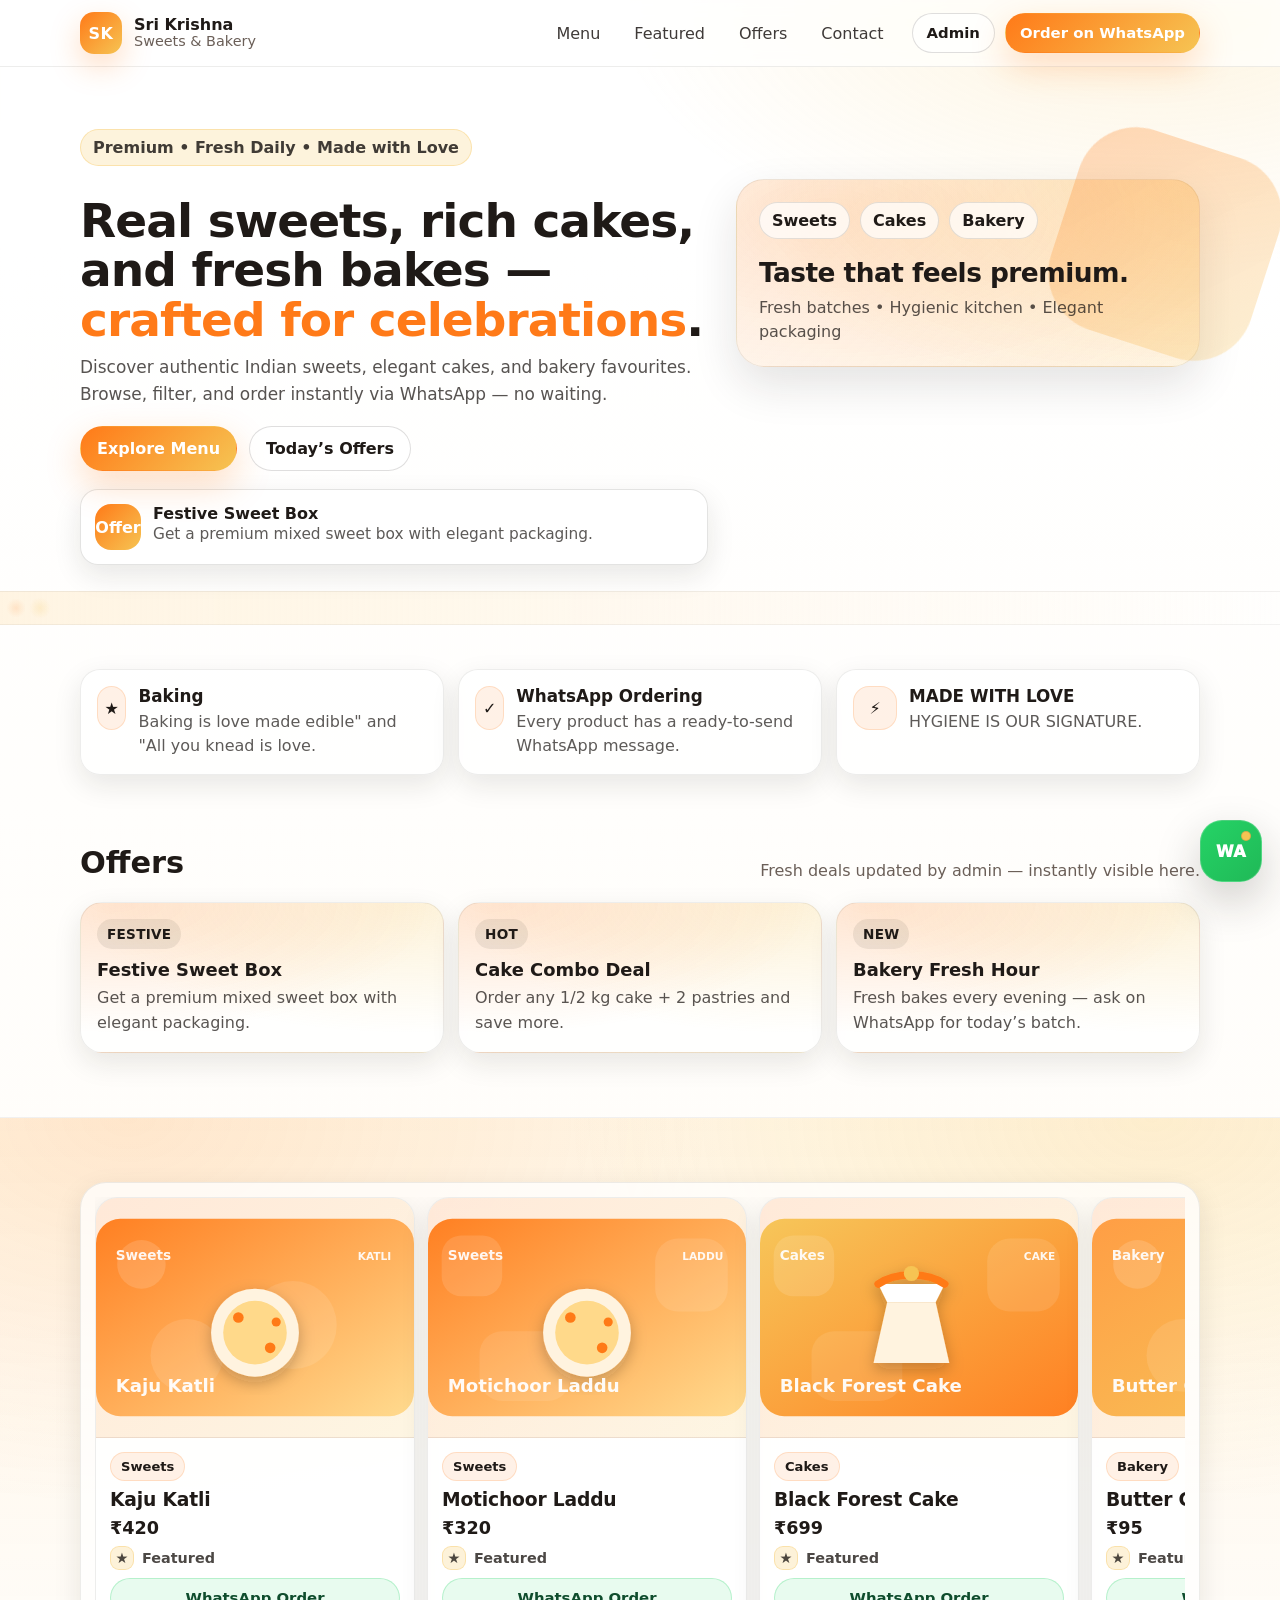
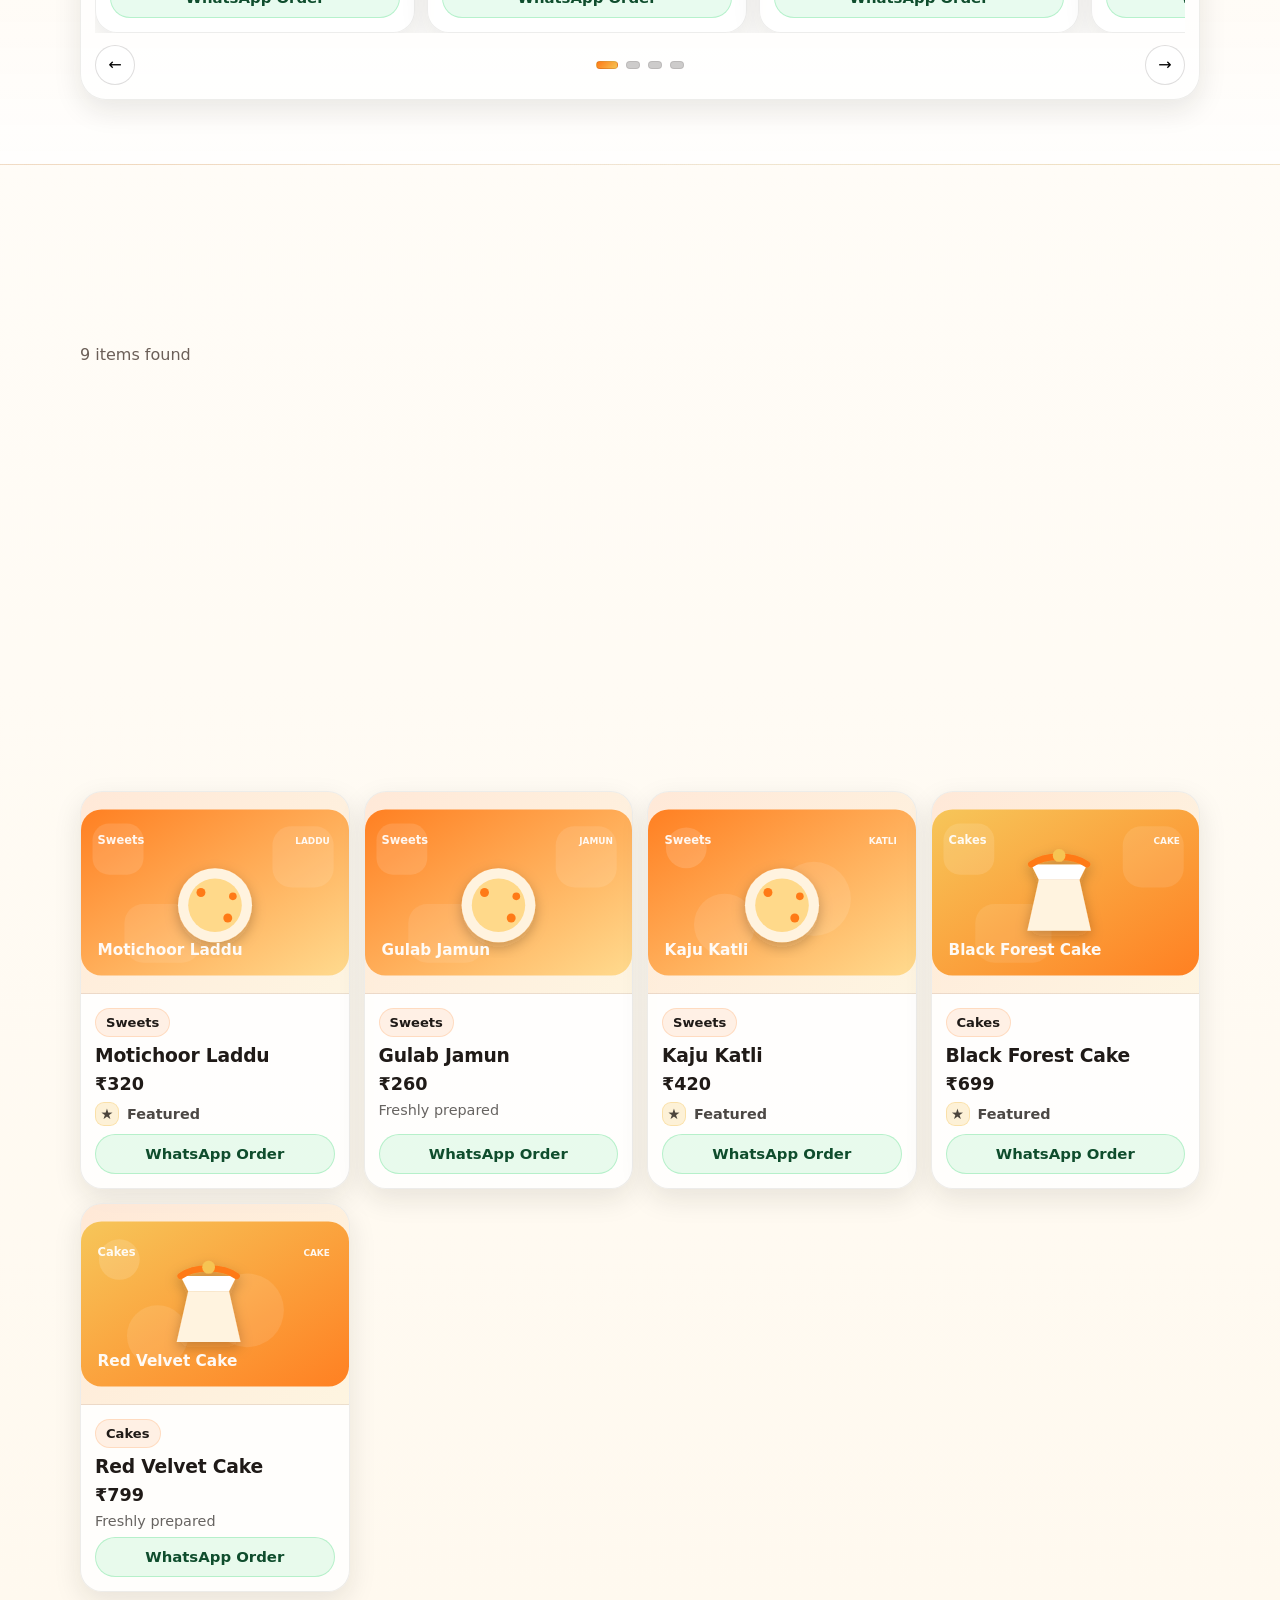
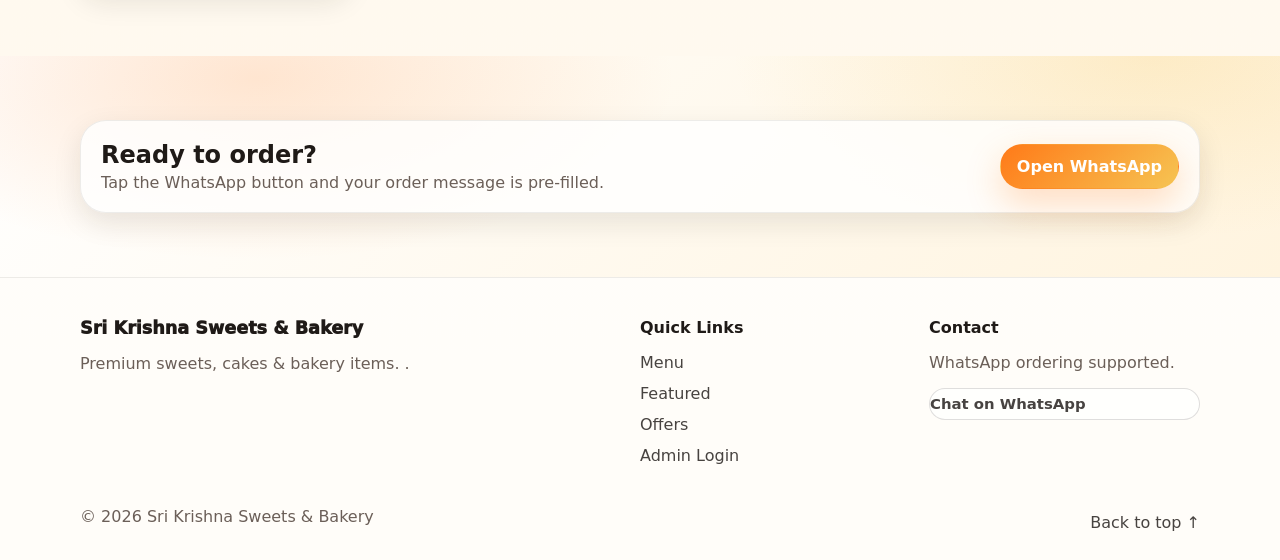
<file: index.html>
<!doctype html>
<html lang="en">
<head>
  <meta charset="utf-8" />
  <meta name="viewport" content="width=device-width, initial-scale=1" />
  <meta name="theme-color" content="#ff7a18" />
  <title>Sri Krishna Sweets &amp; Bakery</title>
  <meta name="description" content="Sri Krishna Sweets & Bakery — premium sweets, cakes and bakery items. Order easily via WhatsApp." />
  <link rel="stylesheet" href="style.css" />
</head>
<body data-page="home">
  <a class="skip-link" href="#main">Skip to content</a>

  <header class="site-header" id="top">
    <nav class="nav container" aria-label="Primary">
      <a class="brand" href="#top" aria-label="Sri Krishna Sweets & Bakery home">
        <span class="brand__logo" aria-hidden="true">SK</span>
        <span class="brand__text">
          <strong>Sri Krishna</strong>
          <span>Sweets &amp; Bakery</span>
        </span>
      </a>

      <button class="nav__toggle" type="button" aria-label="Open menu" aria-expanded="false" data-nav-toggle>
        <span></span><span></span><span></span>
      </button>

      <div class="nav__links" data-nav-links>
        <a href="#menu">Menu</a>
        <a href="#featured">Featured</a>
        <a href="#offers">Offers</a>
        <a href="#contact">Contact</a>
      </div>

      <div class="nav__actions">
        <a class="btn btn--ghost btn--sm" href="login.html" title="Admin Login">Admin</a>
        <a class="btn btn--primary btn--sm" data-whatsapp-business href="#" rel="noopener">Order on WhatsApp</a>
      </div>
    </nav>
  </header>

  <main id="main">
    <section class="hero">
      <div class="container hero__grid">
        <div class="hero__content reveal">
          <p class="pill">Premium • Fresh Daily • Made with Love</p>
          <h1>Real sweets, rich cakes, and fresh bakes — <span class="accent">crafted for celebrations</span>.</h1>
          <p class="lead">Discover authentic Indian sweets, elegant cakes, and bakery favourites. Browse, filter, and order instantly via WhatsApp — no waiting.</p>
          <div class="hero__cta">
            <a class="btn btn--primary" href="#menu">Explore Menu</a>
            <a class="btn btn--ghost" href="#offers">Today’s Offers</a>
          </div>

          <div class="hero__mini-offer reveal" aria-live="polite">
            <div class="mini-offer__badge">Offer</div>
            <div class="mini-offer__text">
              <div class="mini-offer__title" data-mini-offer-title>Loading offers…</div>
              <div class="mini-offer__desc" data-mini-offer-desc> </div>
            </div>
          </div>
        </div>

        <div class="hero__banner reveal" aria-label="Bakery banner image">
          <div class="banner-card">
            <div class="banner-card__top">
              <div class="banner-chip">Sweets</div>
              <div class="banner-chip">Cakes</div>
              <div class="banner-chip">Bakery</div>
            </div>
            <div class="banner-card__title">Taste that feels premium.</div>
            <div class="banner-card__sub">Fresh batches • Hygienic kitchen • Elegant packaging</div>
          </div>
        </div>
      </div>
      <div class="hero__wave" aria-hidden="true"></div>
    </section>

    <section class="highlights">
      <div class="container highlights__grid">
        <div class="highlight reveal">
          <div class="highlight__icon" aria-hidden="true">★</div>
          <div>
            <h3>Baking</h3>
            <p>Baking is love made edible" and "All you knead is love.</p>
          </div>
        </div>
        <div class="highlight reveal">
          <div class="highlight__icon" aria-hidden="true">✓</div>
          <div>
            <h3>WhatsApp Ordering</h3>
            <p>Every product has a ready-to-send WhatsApp message.</p>
          </div>
        </div>
        <div class="highlight reveal">
          <div class="highlight__icon" aria-hidden="true">⚡</div>
          <div>
            <h3>MADE WITH LOVE</h3>
            <p>HYGIENE IS OUR SIGNATURE.</p>
          </div>
        </div>
      </div>
    </section>

    <section class="section" id="offers">
      <div class="container">
        <div class="section__head reveal">
          <h2>Offers</h2>
          <p class="muted">Fresh deals updated by admin — instantly visible here.</p>
        </div>

        <div class="offers" data-offers-list aria-live="polite"></div>
      </div>
    </section>

    <section class="section section--soft" id="featured">
      <div class="container">
       

        <div class="slider reveal" data-featured-slider>
          <div class="slider__track" data-featured-track></div>
          <div class="slider__controls">
            <button class="icon-btn" type="button" aria-label="Previous" data-featured-prev>&larr;</button>
            <div class="dots" data-featured-dots aria-label="Featured slider dots"></div>
            <button class="icon-btn" type="button" aria-label="Next" data-featured-next>&rarr;</button>
          </div>
        </div>
      </div>
    </section>

    <section class="section" id="menu">
      <div class="container">
        <div class="section__head reveal">
          <h2>Product Menu</h2>
          <p class="muted">Search and filter by category. Everything updates instantly.</p>
        </div>

        <div class="toolbar reveal">
          <div class="searchbox">
            <span class="searchbox__icon" aria-hidden="true">⌕</span>
            <input type="search" placeholder="Search sweets, cakes, bakery..." aria-label="Search products" data-search />
          </div>

          <div class="filters">
            <div class="chips" role="tablist" aria-label="Category filter">
              <button class="chip is-active" type="button" data-chip="All">All</button>
              <button class="chip" type="button" data-chip="Sweets">Sweets</button>
              <button class="chip" type="button" data-chip="Cakes">Cakes</button>
              <button class="chip" type="button" data-chip="Bakery">Bakery</button>
            </div>

            <label class="select">
              <span class="sr-only">Filter by category</span>
              <select data-category>
                <option value="All">All Categories</option>
                <option value="Sweets">Sweets</option>
                <option value="Cakes">Cakes</option>
                <option value="Bakery">Bakery</option>
              </select>
            </label>
          </div>
        </div>

        <div class="count muted" data-result-count></div>

        <div class="grid" data-products-grid aria-live="polite"></div>
      </div>
    </section>

    <section class="section section--cta">
      <div class="container cta reveal">
        <div>
          <h2>Ready to order?</h2>
          <p class="muted">Tap the WhatsApp button and your order message is pre-filled.</p>
        </div>
        <a class="btn btn--primary" data-whatsapp-business href="#" rel="noopener">Open WhatsApp</a>
      </div>
    </section>
  </main>

  <footer class="footer" id="contact">
    <div class="container footer__grid">
      <div>
        <div class="footer__brand">Sri Krishna Sweets &amp; Bakery</div>
        <p class="muted">Premium sweets, cakes &amp; bakery items. .</p>
      </div>
      <div>
        <div class="footer__title">Quick Links</div>
        <a href="#menu">Menu</a>
        <a href="#featured">Featured</a>
        <a href="#offers">Offers</a>
        <a href="login.html">Admin Login</a>
      </div>
      <div>
        <div class="footer__title">Contact</div>
        <p class="muted">WhatsApp ordering supported.</p>
        <a class="btn btn--ghost btn--sm" data-whatsapp-business href="#" rel="noopener">Chat on WhatsApp</a>
      </div>
    </div>
    <div class="container footer__bottom">
      <span class="muted">© <span data-year></span> Sri Krishna Sweets &amp; Bakery</span>
      <a class="muted" href="#top">Back to top ↑</a>
    </div>
  </footer>

  <a class="wa-float" data-whatsapp-business href="#" aria-label="WhatsApp order">
    <span class="wa-float__dot" aria-hidden="true"></span>
    <span class="wa-float__icon" aria-hidden="true">WA</span>
  </a>

  <script src="script.js"></script>
</body>
</html>
</file>
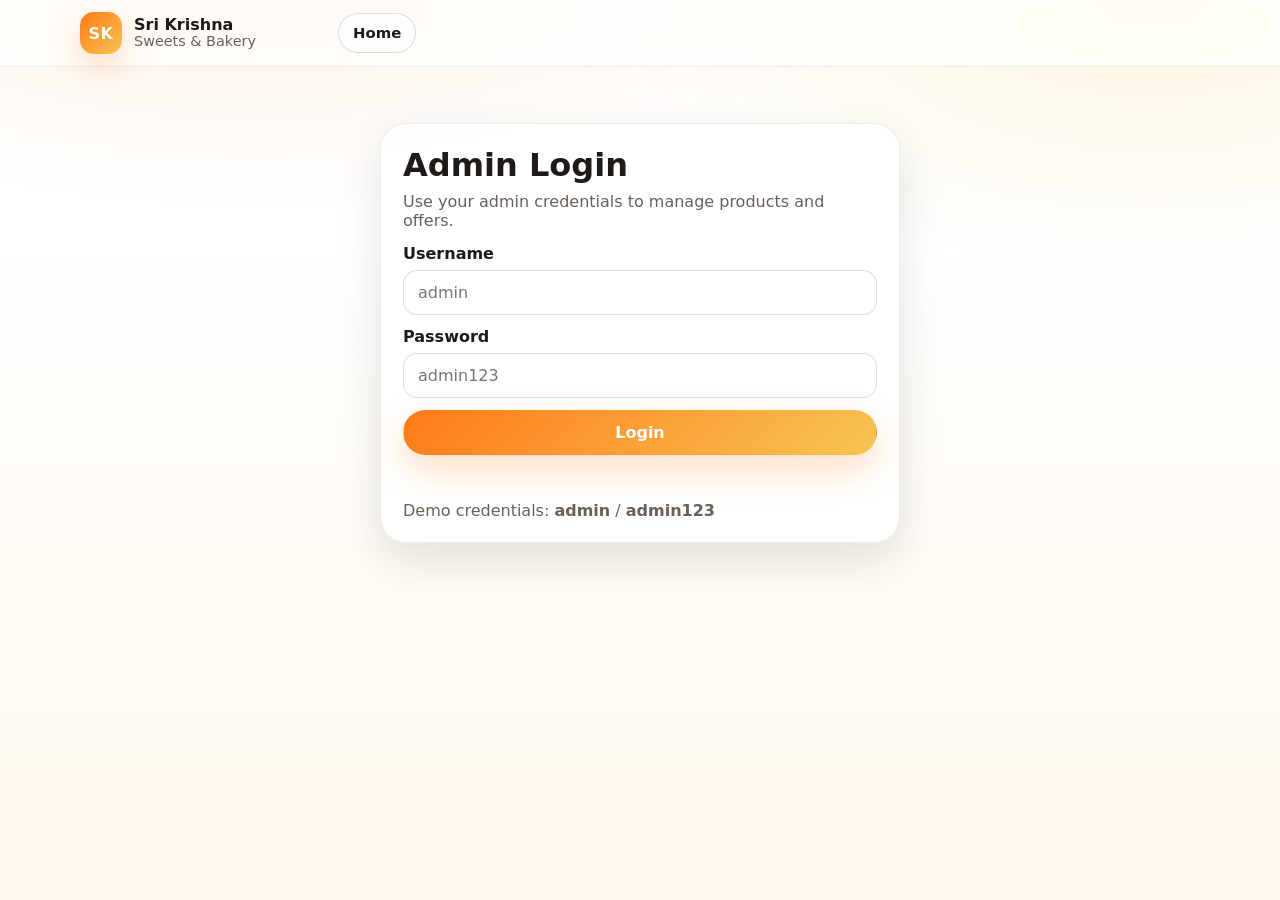
<file: admin.html>
<!doctype html>
<html lang="en">
<head>
  <meta charset="utf-8" />
  <meta name="viewport" content="width=device-width, initial-scale=1" />
  <meta name="theme-color" content="#ff7a18" />
  <title>Admin Panel • Sri Krishna Sweets &amp; Bakery</title>
  <meta name="description" content="Admin panel for managing products and offers (LocalStorage only)." />
  <link rel="stylesheet" href="style.css" />
</head>
<body data-page="admin">
  <header class="site-header">
    <nav class="nav container" aria-label="Primary">
      <a class="brand" href="index.html" aria-label="Back to homepage">
        <span class="brand__logo" aria-hidden="true">SK</span>
        <span class="brand__text">
          <strong>Sri Krishna</strong>
          <span>Sweets &amp; Bakery</span>
        </span>
      </a>

      <div class="nav__actions">
        <a class="btn btn--ghost btn--sm" href="index.html">View Website</a>
        <button class="btn btn--primary btn--sm" type="button" data-admin-logout>Logout</button>
      </div>
    </nav>
  </header>

  <main class="container admin">
    <div class="admin__head reveal">
      <div>
        <h1>Admin Panel</h1>
        <p class="muted">Manage products, featured items, and offer banners. Changes reflect instantly on the homepage.</p>
      </div>
      <div class="admin__stat">
        <div class="stat">
          <div class="stat__label">Products</div>
          <div class="stat__value" data-admin-product-count>0</div>
        </div>
        <div class="stat">
          <div class="stat__label">Offers</div>
          <div class="stat__value" data-admin-offer-count>0</div>
        </div>
      </div>
    </div>

    <section class="panel reveal">
      <div class="panel__tabs" role="tablist" aria-label="Admin sections">
        <button class="tab is-active" type="button" data-admin-tab="products">Products</button>
        <button class="tab" type="button" data-admin-tab="offers">Offers</button>
        <button class="tab" type="button" data-admin-tab="settings">Settings</button>
      </div>

      <div class="panel__body">
        <!-- PRODUCTS -->
        <div class="tab-panel is-active" data-admin-panel="products">
          <div class="two-col">
            <div class="card">
              <div class="card__head">
                <h2>Add Product</h2>
                <p class="muted">New items are saved in LocalStorage and appear on the homepage instantly.</p>
              </div>
              <form class="form" data-add-product>
                <label class="field">
                  <span>Product Name</span>
                  <input type="text" name="name" placeholder="e.g., Kaju Katli" required />
                </label>

                <label class="field">
                  <span>Price (₹)</span>
                  <input type="number" name="price" min="1" step="1" placeholder="e.g., 350" required />
                </label>

                <label class="field">
                  <span>Category</span>
                  <select name="category" required>
                    <option value="Sweets">Sweets</option>
                    <option value="Cakes">Cakes</option>
                    <option value="Bakery">Bakery</option>
                  </select>
                </label>

                <label class="field">
                  <span>Product Image (optional)</span>
                  <input type="file" name="image" accept="image/*" />
                </label>
                <div class="muted small">If you don’t upload an image, a product-specific image will be generated automatically from the product name.</div>

                <label class="check">
                  <input type="checkbox" name="featured" />
                  <span>Mark as featured</span>
                </label>

                <button class="btn btn--primary btn--block" type="submit">Add Product</button>
                <div class="form__msg" role="status" aria-live="polite" data-add-product-msg></div>
              </form>
            </div>

            <div class="card">
              <div class="card__head">
                <h2>All Products</h2>
                <p class="muted">Toggle featured or delete products.</p>
              </div>

              <div class="table-wrap">
                <table class="table" aria-label="Products table">
                  <thead>
                    <tr>
                      <th>Name</th>
                      <th>Category</th>
                      <th class="right">Price</th>
                      <th class="center">Featured</th>
                      <th class="right">Actions</th>
                    </tr>
                  </thead>
                  <tbody data-admin-products></tbody>
                </table>
              </div>

              <div class="muted small">Tip: Featured products appear in the homepage slider.</div>
            </div>
          </div>
        </div>

        <!-- OFFERS -->
        <div class="tab-panel" data-admin-panel="offers">
          <div class="two-col">
            <div class="card">
              <div class="card__head">
                <h2>Add Offer</h2>
                <p class="muted">Offer banners show on the homepage instantly.</p>
              </div>
              <form class="form" data-add-offer>
                <label class="field">
                  <span>Offer Title</span>
                  <input type="text" name="title" placeholder="e.g., Weekend Special" required />
                </label>
                <label class="field">
                  <span>Description</span>
                  <input type="text" name="description" placeholder="e.g., Flat 10% off on selected sweets" required />
                </label>
                <label class="field">
                  <span>Tag (optional)</span>
                  <input type="text" name="tag" placeholder="e.g., NEW / HOT / FESTIVE" />
                </label>

                <button class="btn btn--primary btn--block" type="submit">Add Offer</button>
                <div class="form__msg" role="status" aria-live="polite" data-add-offer-msg></div>
              </form>
            </div>

            <div class="card">
              <div class="card__head">
                <h2>All Offers</h2>
                <p class="muted">Delete offers anytime.</p>
              </div>

              <div class="list" data-admin-offers></div>
            </div>
          </div>
        </div>

        <!-- SETTINGS -->
        <div class="tab-panel" data-admin-panel="settings">
          <div class="two-col">
            <div class="card">
              <div class="card__head">
                <h2>WhatsApp Number</h2>
                <p class="muted">Used for all order buttons (format: countrycode + number).</p>
              </div>
              <form class="form" data-settings-form>
                <label class="field">
                  <span>Business WhatsApp Number</span>
                  <input type="tel" name="whatsapp" placeholder="e.g., 919876543210" />
                </label>
                <button class="btn btn--primary btn--block" type="submit">Save Settings</button>
                <div class="form__msg" role="status" aria-live="polite" data-settings-msg></div>
              </form>
              <p class="muted small">If empty, the demo number will be used.</p>
            </div>

            <div class="card">
              <div class="card__head">
                <h2>Maintenance</h2>
                <p class="muted">Reset demo data if required.</p>
              </div>
              <button class="btn btn--danger btn--block" type="button" data-reset-demo>Reset Products &amp; Offers</button>
              <p class="muted small">This clears LocalStorage items for this site and restores demo seed data.</p>
            </div>
          </div>
        </div>
      </div>
    </section>
  </main>

  <script src="script.js"></script>
</body>
</html>
</file>
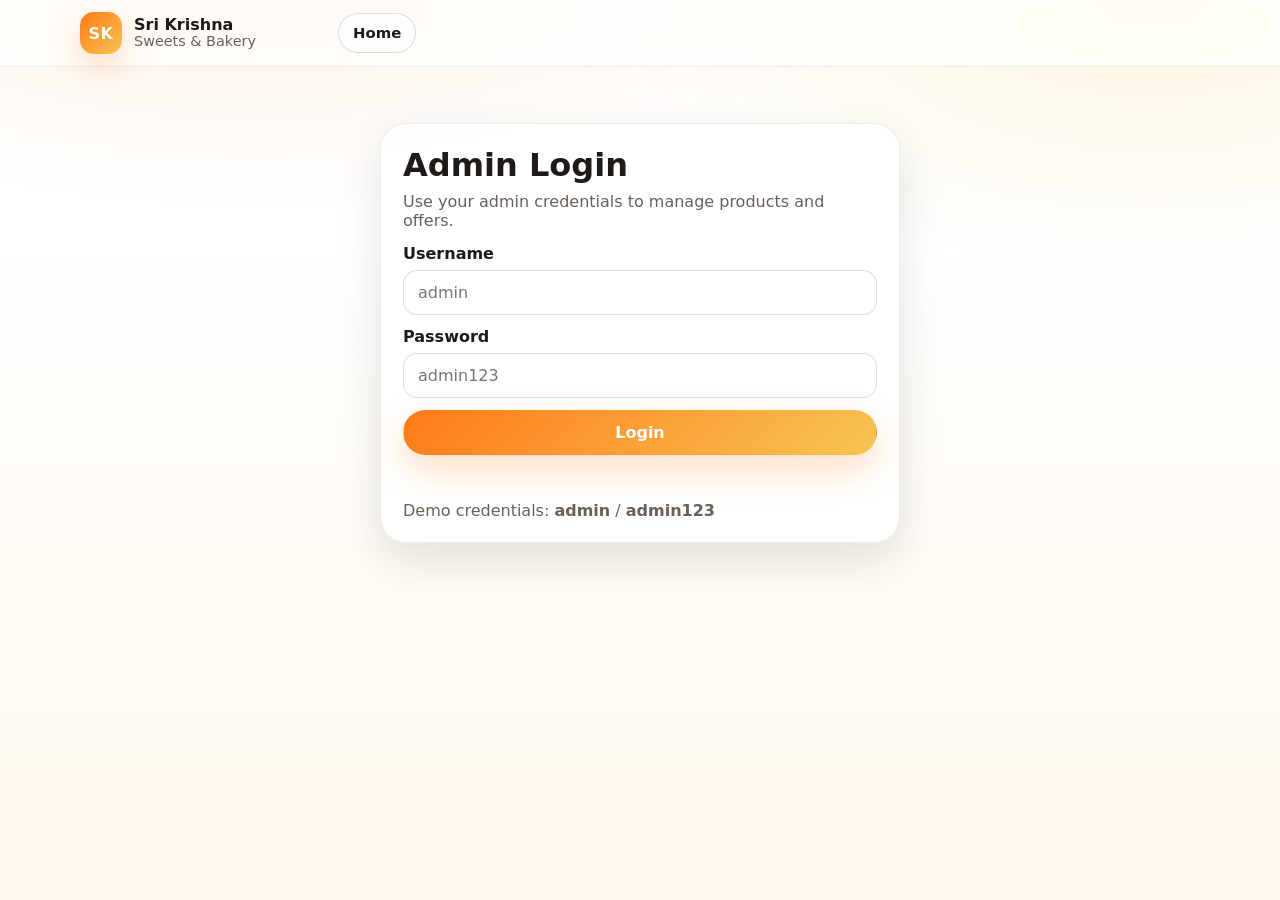
<file: login.html>
<!doctype html>
<html lang="en">
<head>
  <meta charset="utf-8" />
  <meta name="viewport" content="width=device-width, initial-scale=1" />
  <meta name="theme-color" content="#ff7a18" />
  <title>Admin Login • Sri Krishna Sweets &amp; Bakery</title>
  <meta name="description" content="Admin login for Sri Krishna Sweets & Bakery" />
  <link rel="stylesheet" href="style.css" />
</head>
<body data-page="login">
  <header class="site-header">
    <nav class="nav container" aria-label="Primary">
      <a class="brand" href="index.html" aria-label="Back to homepage">
        <span class="brand__logo" aria-hidden="true">SK</span>
        <span class="brand__text">
          <strong>Sri Krishna</strong>
          <span>Sweets &amp; Bakery</span>
        </span>
      </a>
      <div class="nav__actions">
        <a class="btn btn--ghost btn--sm" href="index.html">Home</a>
      </div>
    </nav>
  </header>

  <main class="auth container">
    <div class="auth-card reveal">
      <div class="auth-card__head">
        <h1>Admin Login</h1>
        <p class="muted">Use your admin credentials to manage products and offers.</p>
      </div>

      <form class="form" data-login-form>
        <label class="field">
          <span>Username</span>
          <input type="text" name="username" autocomplete="username" placeholder="admin" required />
        </label>

        <label class="field">
          <span>Password</span>
          <input type="password" name="password" autocomplete="current-password" placeholder="admin123" required />
        </label>

        <button class="btn btn--primary btn--block" type="submit">Login</button>
        <div class="form__msg" role="status" aria-live="polite" data-login-msg></div>
      </form>

      <div class="auth-card__foot muted">
        Demo credentials: <strong>admin</strong> / <strong>admin123</strong>
      </div>
    </div>
  </main>

  <script src="script.js"></script>
</body>
</html>
</file>
<file: style.css>
:root{
  --orange:#ff7a18;
  --orange-2:#ff9a3d;
  --gold:#f6c453;
  --gold-2:#ffd98a;
  --cream:#fff3df;
  --white:#ffffff;
  --ink:#1f1a17;
  --muted:#6b5f58;
  --line:rgba(31,26,23,.12);
  --shadow:0 18px 45px rgba(31,26,23,.12);
  --shadow-soft:0 10px 28px rgba(31,26,23,.10);
  --radius:18px;
}

*{ box-sizing:border-box; }
html{ scroll-behavior:smooth; }
body{
  margin:0;
  font-family: ui-sans-serif, system-ui, -apple-system, Segoe UI, Roboto, Helvetica, Arial, "Apple Color Emoji","Segoe UI Emoji";
  color:var(--ink);
  background:
    radial-gradient(1100px 500px at 20% -10%, rgba(255,122,24,.14), transparent 60%),
    radial-gradient(900px 450px at 90% 0%, rgba(246,196,83,.18), transparent 60%),
    linear-gradient(180deg, #fff 0%, #fff 240px, #fff8ec 100%);
  min-height:100vh;
}

img{ max-width:100%; display:block; }
a{ color:inherit; text-decoration:none; }
button, input, select{ font:inherit; }

.container{ width:min(1120px, 92vw); margin-inline:auto; }
.sr-only{
  position:absolute !important;
  width:1px; height:1px;
  padding:0; margin:-1px;
  overflow:hidden; clip:rect(0,0,0,0);
  white-space:nowrap; border:0;
}
.skip-link{
  position:absolute; left:-999px; top:12px;
  padding:10px 12px; border-radius:999px;
  background:var(--ink); color:var(--white);
  z-index:9999;
}
.skip-link:focus{ left:16px; }

.muted{ color:var(--muted); }
.small{ font-size:.9rem; }
.right{ text-align:right; }
.center{ text-align:center; }

/* Header / Nav */
.site-header{
  position:sticky;
  top:0;
  z-index:50;
  background:rgba(255,255,255,.72);
  backdrop-filter:saturate(160%) blur(10px);
  border-bottom:1px solid rgba(31,26,23,.08);
}
.nav{
  display:flex;
  align-items:center;
  gap:18px;
  padding:12px 0;
}
.brand{
  display:flex;
  align-items:center;
  gap:12px;
  min-width:240px;
}
.brand__logo{
  width:42px; height:42px;
  border-radius:14px;
  display:grid; place-items:center;
  background: linear-gradient(135deg, var(--orange) 0%, var(--gold) 100%);
  color:var(--white);
  font-weight:900;
  letter-spacing:.5px;
  box-shadow: 0 12px 30px rgba(255,122,24,.25);
}
.brand__text strong{ display:block; line-height:1.05; }
.brand__text span{ display:block; font-size:.9rem; color:var(--muted); }

.nav__links{
  display:flex;
  gap:14px;
  align-items:center;
  margin-left:auto;
}
.nav__links a{
  padding:10px 10px;
  border-radius:12px;
  color:rgba(31,26,23,.86);
  transition: background .2s ease, transform .2s ease;
}
.nav__links a:hover{
  background:rgba(255,122,24,.08);
  transform:translateY(-1px);
}
.nav__actions{
  display:flex;
  gap:10px;
  align-items:center;
}
.nav__toggle{
  display:none;
  margin-left:auto;
  width:44px; height:44px;
  border-radius:14px;
  border:1px solid rgba(31,26,23,.14);
  background:rgba(255,255,255,.8);
  cursor:pointer;
}
.nav__toggle span{
  display:block;
  width:18px;
  height:2px;
  background:var(--ink);
  margin:4px auto;
  border-radius:99px;
}

/* Buttons */
.btn{
  display:inline-flex;
  align-items:center;
  justify-content:center;
  gap:8px;
  padding:12px 16px;
  border-radius:999px;
  border:1px solid transparent;
  cursor:pointer;
  font-weight:650;
  transition: transform .2s ease, box-shadow .2s ease, background .2s ease, border-color .2s ease;
  user-select:none;
}
.btn--sm{ padding:10px 14px; font-size:.93rem; }
.btn--block{ width:100%; }
.btn--primary{
  color:var(--white);
  background: linear-gradient(135deg, var(--orange) 0%, var(--gold) 100%);
  box-shadow: 0 14px 35px rgba(255,122,24,.25);
}
.btn--primary:hover{ transform: translateY(-1px); box-shadow: 0 18px 42px rgba(255,122,24,.28); }
.btn--ghost{
  background: rgba(255,255,255,.7);
  border-color: rgba(31,26,23,.14);
}
.btn--ghost:hover{ transform: translateY(-1px); border-color: rgba(255,122,24,.25); }
.btn--danger{
  color:var(--white);
  background: linear-gradient(135deg, #e53935 0%, #ff7043 100%);
  box-shadow: 0 14px 35px rgba(229,57,53,.18);
}
.btn--danger:hover{ transform:translateY(-1px); }

.icon-btn{
  width:40px; height:40px;
  border-radius:999px;
  background:rgba(255,255,255,.75);
  border:1px solid rgba(31,26,23,.14);
  cursor:pointer;
  transition: transform .2s ease, background .2s ease;
}
.icon-btn:hover{ transform: translateY(-1px); background:rgba(255,122,24,.08); }

.pill{
  display:inline-flex;
  padding:8px 12px;
  border-radius:999px;
  background: rgba(246,196,83,.20);
  border: 1px solid rgba(246,196,83,.35);
  color: rgba(31,26,23,.85);
  font-weight:650;
}
.accent{ color:var(--orange); }

/* Sections */
.section{ padding:64px 0; }
.section--soft{
  background:
    radial-gradient(900px 600px at 10% 0%, rgba(255,122,24,.12), transparent 65%),
    radial-gradient(900px 600px at 90% 0%, rgba(246,196,83,.16), transparent 65%),
    linear-gradient(180deg, rgba(255,243,223,.80), rgba(255,255,255,.7));
  border-top:1px solid rgba(31,26,23,.06);
  border-bottom:1px solid rgba(31,26,23,.06);
}
.section--cta{
  background:
    radial-gradient(600px 260px at 20% 10%, rgba(255,122,24,.18), transparent 70%),
    radial-gradient(600px 260px at 90% 0%, rgba(246,196,83,.22), transparent 70%),
    linear-gradient(135deg, #fff 0%, #fff4df 100%);
}
.section__head{
  display:flex;
  align-items:flex-end;
  justify-content:space-between;
  gap:14px;
  margin-bottom:22px;
}
.section__head h2{ margin:0; font-size:clamp(1.5rem, 1.1rem + 1vw, 2.05rem); }
.section__head p{ margin:0; max-width:55ch; }

/* Hero */
.hero{
  padding:46px 0 18px;
  position:relative;
}
.hero__grid{
  display:grid;
  grid-template-columns: 1.15fr .85fr;
  gap:28px;
  align-items:center;
}
.hero__content h1{
  margin:14px 0 10px;
  font-size: clamp(2rem, 1.5rem + 1.8vw, 3.2rem);
  line-height:1.05;
  letter-spacing:-.02em;
}
.lead{ margin:0; color:rgba(31,26,23,.75); font-size:1.06rem; line-height:1.6; }
.hero__cta{ display:flex; gap:12px; margin-top:18px; flex-wrap:wrap; }
.hero__banner{
  position:relative;
  min-height:320px;
}
.banner-card{
  height:100%;
  border-radius: 28px;
  padding:22px;
  background:
    radial-gradient(900px 400px at 20% 20%, rgba(255,122,24,.20), transparent 55%),
    radial-gradient(900px 400px at 100% 0%, rgba(246,196,83,.26), transparent 55%),
    linear-gradient(135deg, rgba(255,255,255,.95), rgba(255,243,223,.78));
  border:1px solid rgba(31,26,23,.08);
  box-shadow: var(--shadow);
  overflow:hidden;
}
.banner-card::after{
  content:"";
  position:absolute;
  inset:-40px -70px auto auto;
  width:210px; height:210px;
  border-radius:60px;
  background: linear-gradient(135deg, rgba(255,122,24,.28), rgba(246,196,83,.26));
  transform: rotate(18deg);
  filter: blur(.3px);
}
.banner-card__top{ display:flex; gap:10px; flex-wrap:wrap; }
.banner-chip{
  padding:8px 12px;
  border-radius:999px;
  border:1px solid rgba(31,26,23,.12);
  background: rgba(255,255,255,.72);
  font-weight:650;
}
.banner-card__title{
  position:relative;
  z-index:1;
  margin-top:18px;
  font-size:1.65rem;
  font-weight:850;
  letter-spacing:-.02em;
}
.banner-card__sub{
  position:relative;
  z-index:1;
  color:rgba(31,26,23,.75);
  margin-top:8px;
  line-height:1.5;
}

.hero__wave{
  height:34px;
  margin-top:26px;
  background:
    radial-gradient(16px 16px at 16px 16px, rgba(255,122,24,.14), transparent 60%),
    radial-gradient(18px 18px at 40px 16px, rgba(246,196,83,.18), transparent 60%),
    linear-gradient(90deg, rgba(255,243,223,.9), rgba(255,255,255,0));
  border-top:1px solid rgba(31,26,23,.06);
  border-bottom:1px solid rgba(31,26,23,.05);
}

.hero__mini-offer{
  margin-top:18px;
  display:flex;
  gap:12px;
  align-items:flex-start;
  background: rgba(255,255,255,.7);
  border:1px solid rgba(31,26,23,.12);
  border-radius: 18px;
  padding:14px 14px;
  box-shadow: var(--shadow-soft);
}
.mini-offer__badge{
  width:46px; height:46px;
  border-radius:16px;
  display:grid; place-items:center;
  font-weight:850;
  color:var(--white);
  background: linear-gradient(135deg, var(--orange), var(--gold));
}
.mini-offer__title{ font-weight:800; }
.mini-offer__desc{ color:rgba(31,26,23,.72); font-size:.96rem; margin-top:2px; }

/* Highlights */
.highlights{ padding:26px 0 6px; }
.highlights__grid{
  display:grid;
  grid-template-columns: repeat(3, 1fr);
  gap:14px;
}
.highlight{
  display:flex; gap:12px;
  padding:16px 16px;
  border-radius: 20px;
  background: rgba(255,255,255,.75);
  border:1px solid rgba(31,26,23,.08);
  box-shadow: var(--shadow-soft);
}
.highlight__icon{
  width:44px; height:44px;
  display:grid; place-items:center;
  border-radius:16px;
  background: rgba(255,122,24,.10);
  border:1px solid rgba(255,122,24,.18);
  font-weight:900;
}
.highlight h3{ margin:0; font-size:1.05rem; }
.highlight p{ margin:4px 0 0; color:rgba(31,26,23,.72); line-height:1.5; }

/* Offers */
.offers{
  display:grid;
  grid-template-columns: repeat(3, 1fr);
  gap:14px;
}
.offer{
  position:relative;
  padding:16px 16px;
  border-radius: 22px;
  border:1px solid rgba(31,26,23,.08);
  background:
    radial-gradient(500px 200px at 10% 0%, rgba(255,122,24,.20), transparent 65%),
    radial-gradient(500px 200px at 90% 0%, rgba(246,196,83,.22), transparent 65%),
    rgba(255,255,255,.75);
  box-shadow: var(--shadow-soft);
  overflow:hidden;
}
.offer__tag{
  display:inline-flex;
  padding:7px 10px;
  border-radius:999px;
  background: rgba(31,26,23,.08);
  font-weight:750;
  letter-spacing:.02em;
  font-size:.85rem;
}
.offer__title{ margin:10px 0 6px; font-size:1.12rem; font-weight:900; }
.offer__desc{ margin:0; color:rgba(31,26,23,.74); line-height:1.55; }

/* Toolbar */
.toolbar{
  display:flex;
  gap:14px;
  align-items:center;
  flex-wrap:wrap;
  margin-bottom:12px;
}
.searchbox{
  flex:1 1 260px;
  display:flex;
  align-items:center;
  gap:10px;
  padding:12px 14px;
  border-radius: 999px;
  border:1px solid rgba(31,26,23,.14);
  background: rgba(255,255,255,.8);
}
.searchbox__icon{ opacity:.65; font-weight:900; }
.searchbox input{
  border:none;
  outline:none;
  width:100%;
  background:transparent;
}
.filters{
  display:flex;
  gap:12px;
  align-items:center;
  flex-wrap:wrap;
}
.chips{ display:flex; gap:10px; flex-wrap:wrap; }
.chip{
  padding:10px 14px;
  border-radius:999px;
  border:1px solid rgba(31,26,23,.14);
  background: rgba(255,255,255,.75);
  cursor:pointer;
  font-weight:700;
  transition: transform .2s ease, background .2s ease, border-color .2s ease;
}
.chip:hover{ transform: translateY(-1px); border-color: rgba(255,122,24,.25); }
.chip.is-active{
  color:var(--white);
  background: linear-gradient(135deg, var(--orange), var(--gold));
  border-color: transparent;
}
.select select{
  padding:10px 14px;
  border-radius:999px;
  border:1px solid rgba(31,26,23,.14);
  background: rgba(255,255,255,.8);
}
.count{ margin:6px 0 16px; }

/* Product grid & cards */
.grid{
  display:grid;
  grid-template-columns: repeat(4, 1fr);
  gap:14px;
}
.card-prod{
  border-radius: 22px;
  border:1px solid rgba(31,26,23,.08);
  background: rgba(255,255,255,.8);
  box-shadow: var(--shadow-soft);
  overflow:hidden;
  display:flex;
  flex-direction:column;
  min-height:100%;
  transform: translateY(0);
  transition: transform .25s ease, box-shadow .25s ease;
}
.card-prod:hover{ transform: translateY(-4px); box-shadow: var(--shadow); }
.card-prod__img{
  aspect-ratio: 4 / 3;
  background: linear-gradient(135deg, rgba(255,122,24,.16), rgba(246,196,83,.16));
  border-bottom:1px solid rgba(31,26,23,.08);
}
.card-prod__img img{ width:100%; height:100%; object-fit:cover; }
.card-prod__body{ padding:14px 14px; display:flex; flex-direction:column; gap:8px; flex:1; }
.badge{
  display:inline-flex;
  padding:6px 10px;
  border-radius:999px;
  background: rgba(255,122,24,.10);
  border:1px solid rgba(255,122,24,.18);
  font-weight:800;
  font-size:.82rem;
  width:max-content;
}
.card-prod__name{ margin:0; font-weight:900; letter-spacing:-.01em; }
.price{ font-weight:900; font-size:1.1rem; }
.card-prod__actions{ margin-top:auto; display:flex; gap:10px; align-items:center; }
.btn-wa{
  flex:1;
  background: rgba(37,211,102,.10);
  border:1px solid rgba(37,211,102,.25);
  color:#0f4d2d;
}
.btn-wa:hover{ transform: translateY(-1px); }
.btn-wa strong{ color:#0f4d2d; }
.tiny{
  font-size:.9rem;
  color: rgba(31,26,23,.68);
}
.featured-flag{
  display:inline-flex;
  align-items:center;
  gap:8px;
  font-weight:800;
  color: rgba(31,26,23,.8);
}
.star{
  width:24px; height:24px;
  border-radius:9px;
  display:grid; place-items:center;
  background: rgba(246,196,83,.22);
  border:1px solid rgba(246,196,83,.35);
}

/* Slider */
.slider{ border-radius: 26px; padding:14px; border:1px solid rgba(31,26,23,.08); background: rgba(255,255,255,.75); box-shadow: var(--shadow-soft); }
.slider__track{
  display:flex;
  gap:12px;
  overflow:hidden;
}
.slider-item{ min-width: min(320px, 82vw); }
.slider__controls{
  display:flex;
  align-items:center;
  justify-content:space-between;
  margin-top:12px;
  gap:12px;
}
.dots{ display:flex; gap:8px; align-items:center; justify-content:center; flex:1; }
.dot{
  width:8px; height:8px;
  border-radius:99px;
  background: rgba(31,26,23,.22);
  border:1px solid rgba(31,26,23,.10);
  cursor:pointer;
  transition: width .2s ease, background .2s ease;
}
.dot.is-active{ width:22px; background: linear-gradient(135deg, var(--orange), var(--gold)); }

/* CTA */
.cta{
  padding:20px;
  border-radius: 26px;
  display:flex;
  align-items:center;
  justify-content:space-between;
  gap:16px;
  border:1px solid rgba(31,26,23,.08);
  background: rgba(255,255,255,.8);
  box-shadow: var(--shadow-soft);
}
.cta h2{ margin:0 0 4px; }
.cta p{ margin:0; }

/* Footer */
.footer{
  border-top:1px solid rgba(31,26,23,.08);
  background: rgba(255,255,255,.7);
}
.footer__grid{
  padding:40px 0 22px;
  display:grid;
  grid-template-columns: 2fr 1fr 1fr;
  gap:18px;
}
.footer__brand{ font-weight:950; font-size:1.1rem; }
.footer__title{ font-weight:900; margin-bottom:10px; }
.footer a{ display:block; padding:6px 0; color:rgba(31,26,23,.82); }
.footer a:hover{ color:var(--orange); }
.footer__bottom{
  display:flex;
  justify-content:space-between;
  gap:12px;
  padding:14px 0 22px;
}

/* Floating WhatsApp */
.wa-float{
  position:fixed;
  right:18px;
  bottom:18px;
  width:62px; height:62px;
  border-radius: 22px;
  background: linear-gradient(135deg, #25d366, #20b957);
  color:var(--white);
  display:grid;
  place-items:center;
  box-shadow: 0 18px 45px rgba(31,26,23,.22);
  z-index:60;
  border:1px solid rgba(255,255,255,.20);
  transform: translateY(0);
  transition: transform .2s ease;
}
.wa-float:hover{ transform: translateY(-2px); }
.wa-float__icon{ font-weight:950; letter-spacing:.02em; }
.wa-float__dot{
  position:absolute;
  top:10px; right:10px;
  width:10px; height:10px;
  background: var(--gold);
  border-radius:99px;
  border:1px solid rgba(31,26,23,.14);
}

/* Auth */
.auth{ padding:56px 0; display:grid; place-items:center; }
.auth-card{
  width:min(520px, 100%);
  border-radius: 26px;
  border:1px solid rgba(31,26,23,.08);
  background: rgba(255,255,255,.80);
  box-shadow: var(--shadow);
  padding:22px;
}
.auth-card__head h1{ margin:0 0 8px; }
.auth-card__head p{ margin:0; }
.auth-card__foot{ margin-top:14px; }

/* Admin */
.admin{ padding:34px 0 68px; }
.admin__head{
  display:flex;
  justify-content:space-between;
  align-items:flex-end;
  gap:14px;
  margin: 12px 0 16px;
}
.admin__head h1{ margin:0 0 6px; }
.admin__head p{ margin:0; max-width:70ch; }
.admin__stat{ display:flex; gap:12px; align-items:center; }
.stat{
  padding:12px 14px;
  border-radius: 18px;
  border:1px solid rgba(31,26,23,.08);
  background: rgba(255,255,255,.8);
  box-shadow: var(--shadow-soft);
  min-width:120px;
}
.stat__label{ color:rgba(31,26,23,.65); font-weight:750; font-size:.9rem; }
.stat__value{ font-weight:950; font-size:1.4rem; }

.panel{
  border-radius: 26px;
  border:1px solid rgba(31,26,23,.08);
  background: rgba(255,255,255,.82);
  box-shadow: var(--shadow);
  overflow:hidden;
}
.panel__tabs{
  display:flex;
  gap:10px;
  padding:10px;
  border-bottom:1px solid rgba(31,26,23,.08);
  background: rgba(255,243,223,.60);
}
.tab{
  padding:10px 14px;
  border-radius: 999px;
  border:1px solid rgba(31,26,23,.12);
  background: rgba(255,255,255,.8);
  font-weight:850;
  cursor:pointer;
}
.tab.is-active{
  color:var(--white);
  border-color:transparent;
  background: linear-gradient(135deg, var(--orange), var(--gold));
}
.panel__body{ padding:14px; }
.tab-panel{ display:none; }
.tab-panel.is-active{ display:block; }

.two-col{
  display:grid;
  grid-template-columns: 1fr 1.3fr;
  gap:14px;
}
.card{
  border-radius: 22px;
  border:1px solid rgba(31,26,23,.08);
  background: rgba(255,255,255,.85);
  box-shadow: var(--shadow-soft);
  padding:16px;
}
.card__head h2{ margin:0 0 8px; }
.card__head p{ margin:0; }

.form{ margin-top:14px; display:grid; gap:12px; }
.field{ display:grid; gap:7px; }
.field span{ font-weight:800; }
.field input, .field select{
  padding:12px 14px;
  border-radius: 14px;
  border:1px solid rgba(31,26,23,.14);
  background: rgba(255,255,255,.85);
  outline:none;
}
.field input[type="file"]{
  padding:10px 12px;
}
.field input:focus, .field select:focus{
  border-color: rgba(255,122,24,.45);
  box-shadow: 0 0 0 4px rgba(255,122,24,.12);
}
.check{
  display:flex;
  align-items:center;
  gap:10px;
  padding:10px 12px;
  border-radius: 14px;
  border:1px solid rgba(31,26,23,.10);
  background: rgba(255,243,223,.50);
}
.form__msg{
  min-height:20px;
  font-weight:750;
  color: rgba(31,26,23,.8);
}

.table-wrap{ overflow:auto; border-radius: 16px; border:1px solid rgba(31,26,23,.08); }
.table{ width:100%; border-collapse:collapse; min-width: 640px; }
.table th, .table td{ padding:12px 12px; border-bottom:1px solid rgba(31,26,23,.08); }
.table th{ text-align:left; font-size:.92rem; color:rgba(31,26,23,.70); }
.table tr:hover td{ background: rgba(255,122,24,.06); }
.pill-mini{
  display:inline-flex;
  padding:6px 10px;
  border-radius:999px;
  background: rgba(31,26,23,.08);
  font-weight:800;
  font-size:.82rem;
}
.toggle{
  display:inline-flex;
  align-items:center;
  justify-content:center;
  padding:8px 10px;
  border-radius:999px;
  border:1px solid rgba(31,26,23,.14);
  background: rgba(255,255,255,.85);
  cursor:pointer;
}
.toggle.is-on{
  color:var(--white);
  border-color:transparent;
  background: linear-gradient(135deg, var(--orange), var(--gold));
}

.list{ display:grid; gap:10px; }
.list-item{
  display:flex;
  gap:12px;
  align-items:flex-start;
  justify-content:space-between;
  padding:12px 12px;
  border-radius: 18px;
  border:1px solid rgba(31,26,23,.10);
  background: rgba(255,255,255,.85);
}
.list-item__title{ font-weight:950; }
.list-item__desc{ color:rgba(31,26,23,.72); margin-top:2px; }

/* Reveal animation */
.reveal{
  opacity:0;
  transform: translateY(16px);
  transition: opacity .65s ease, transform .65s cubic-bezier(.2,.85,.2,1);
}
.reveal.in-view{
  opacity:1;
  transform:none;
}

/* Mobile nav state */
body.nav-open{ overflow:hidden; }
.nav.is-open .nav__links{
  display:flex;
}

/* Responsive */
@media (max-width: 980px){
  .hero__grid{ grid-template-columns:1fr; }
  .highlights__grid{ grid-template-columns:1fr; }
  .offers{ grid-template-columns:1fr; }
  .grid{ grid-template-columns: repeat(2, 1fr); }
  .footer__grid{ grid-template-columns:1fr; }
  .two-col{ grid-template-columns:1fr; }
}

@media (max-width: 720px){
  .nav__toggle{ display:inline-grid; place-items:center; }
  .nav__links{
    display:none;
    position:fixed;
    inset:72px 12px auto 12px;
    padding:12px;
    border-radius: 22px;
    background: rgba(255,255,255,.92);
    border:1px solid rgba(31,26,23,.10);
    box-shadow: var(--shadow);
    flex-direction:column;
    align-items:stretch;
    gap:6px;
    z-index:70;
  }
  .nav__links a{ padding:12px 12px; }
  .nav__actions{ gap:8px; }
  .brand{ min-width:auto; }
  .cta{ flex-direction:column; align-items:flex-start; }
}

@media (max-width: 520px){
  .grid{ grid-template-columns:1fr; }
  .banner-card{ border-radius: 24px; }
  .wa-float{ right:14px; bottom:14px; width:58px; height:58px; }
}
</file>
